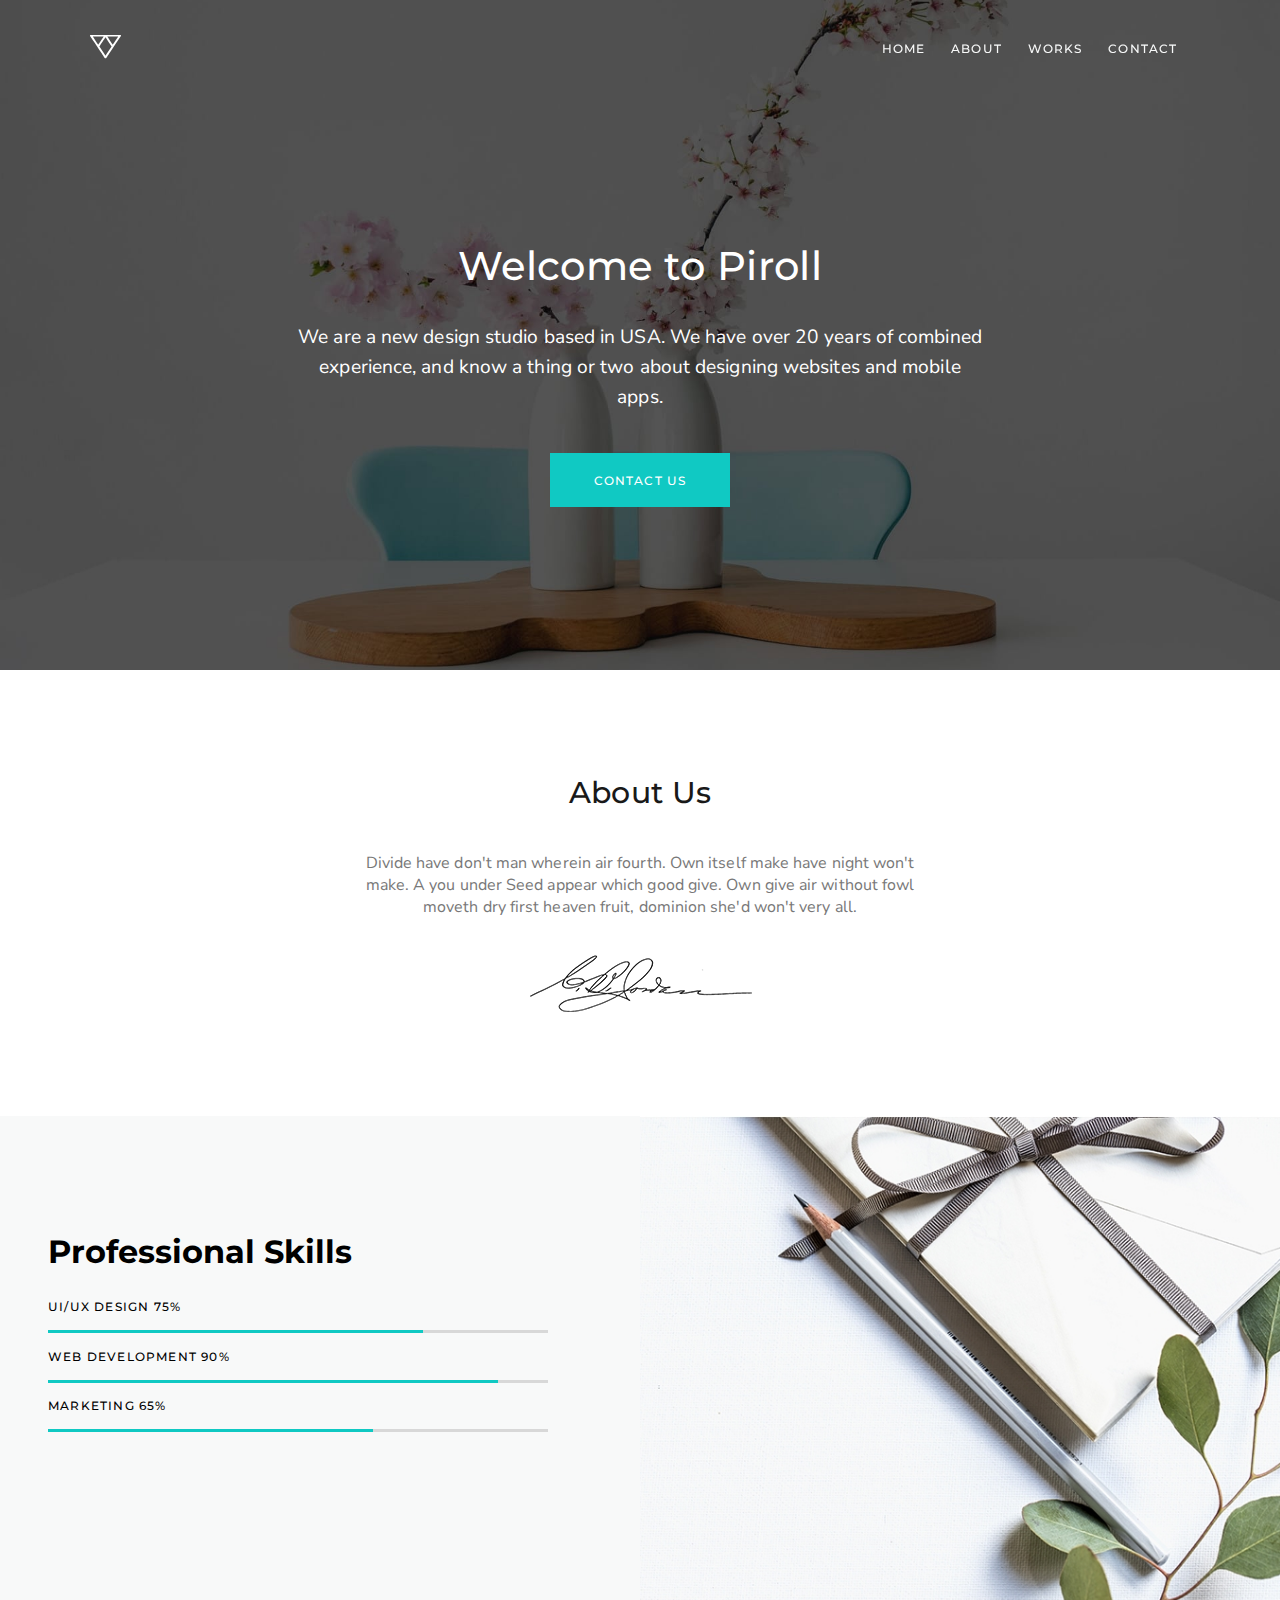
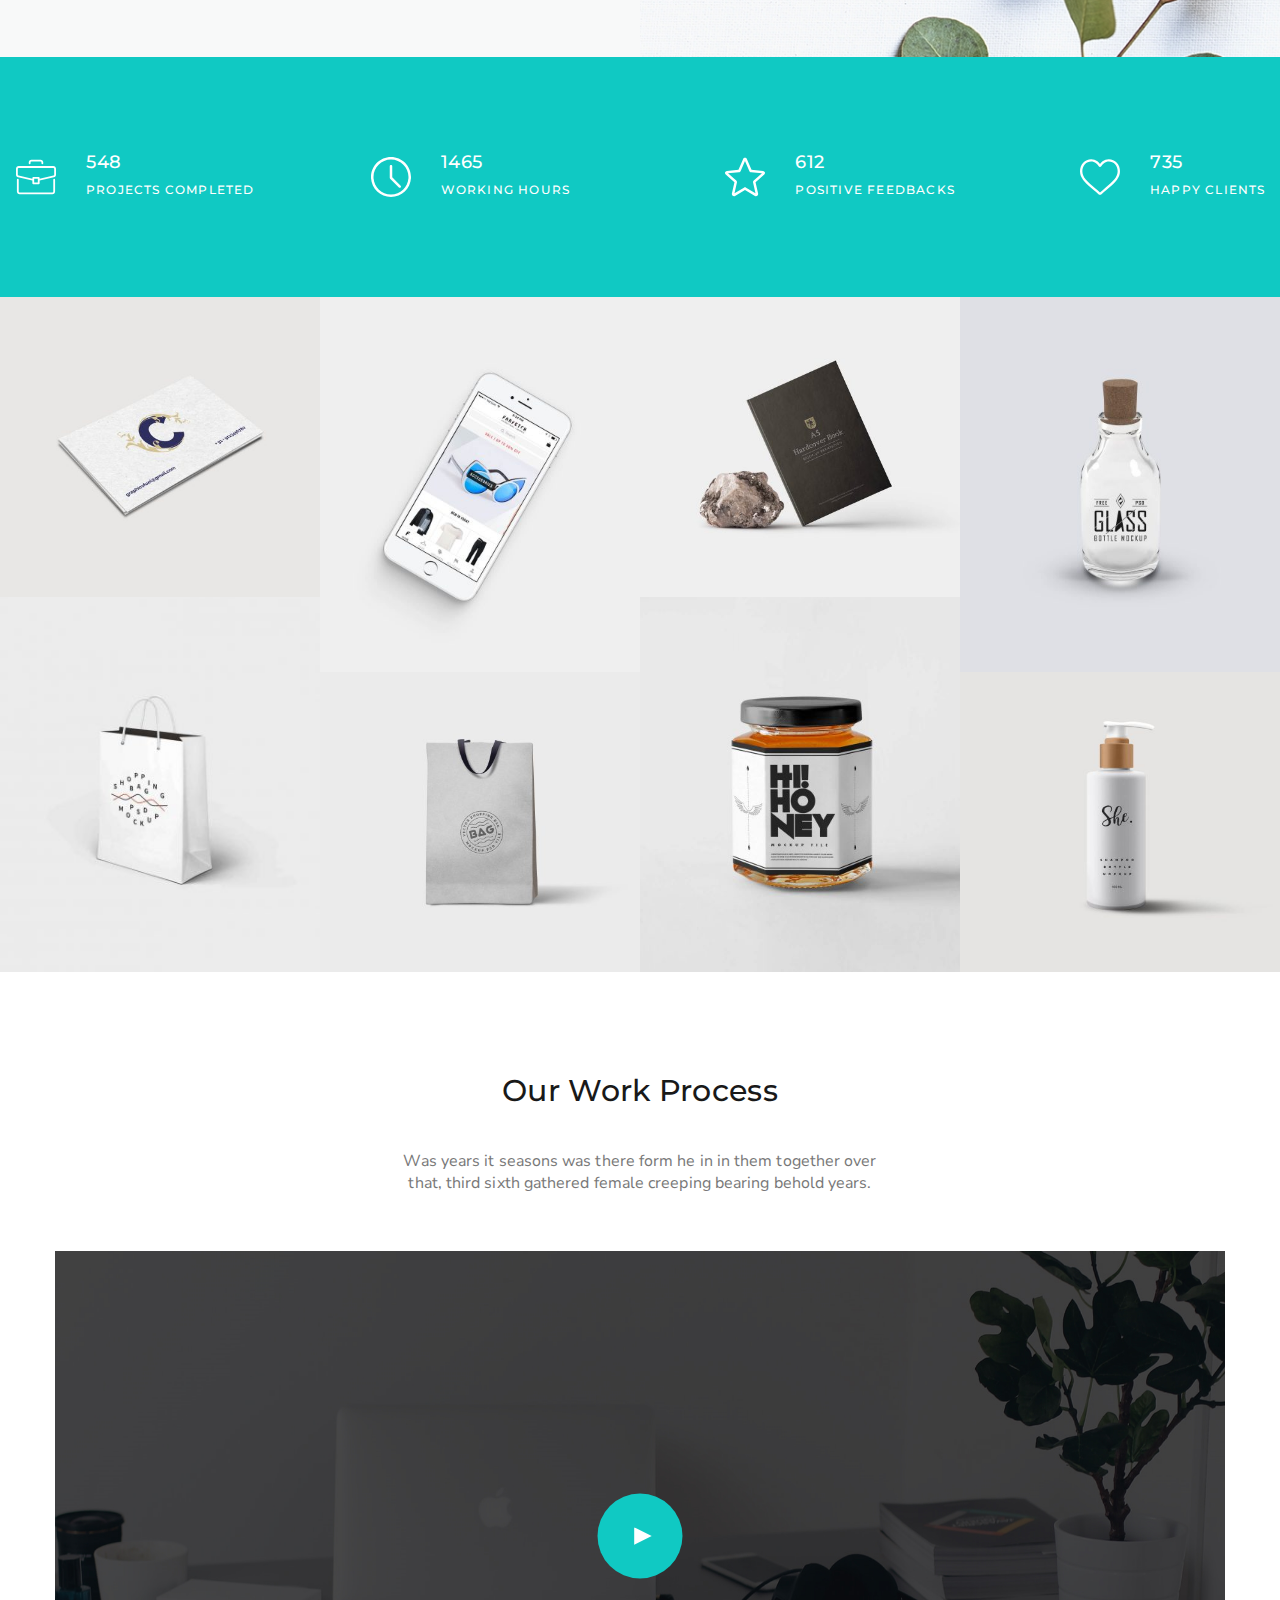
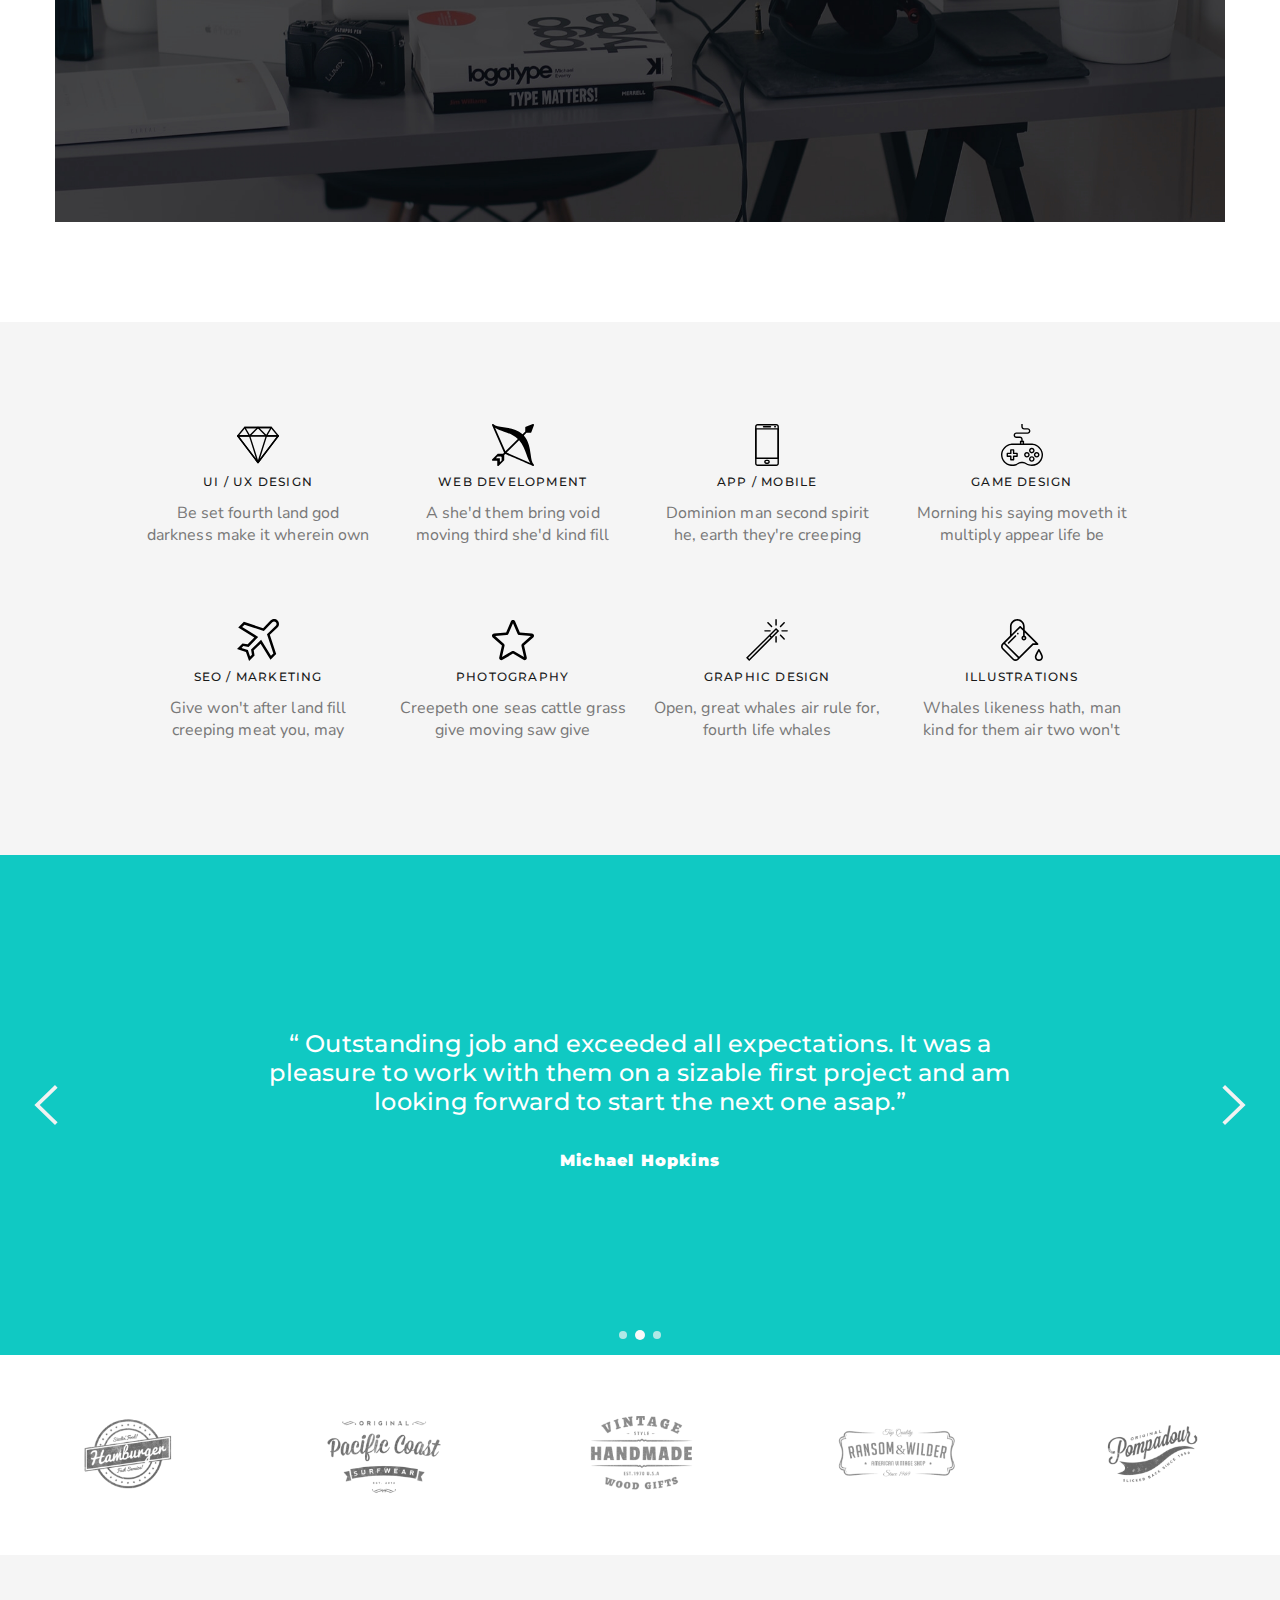
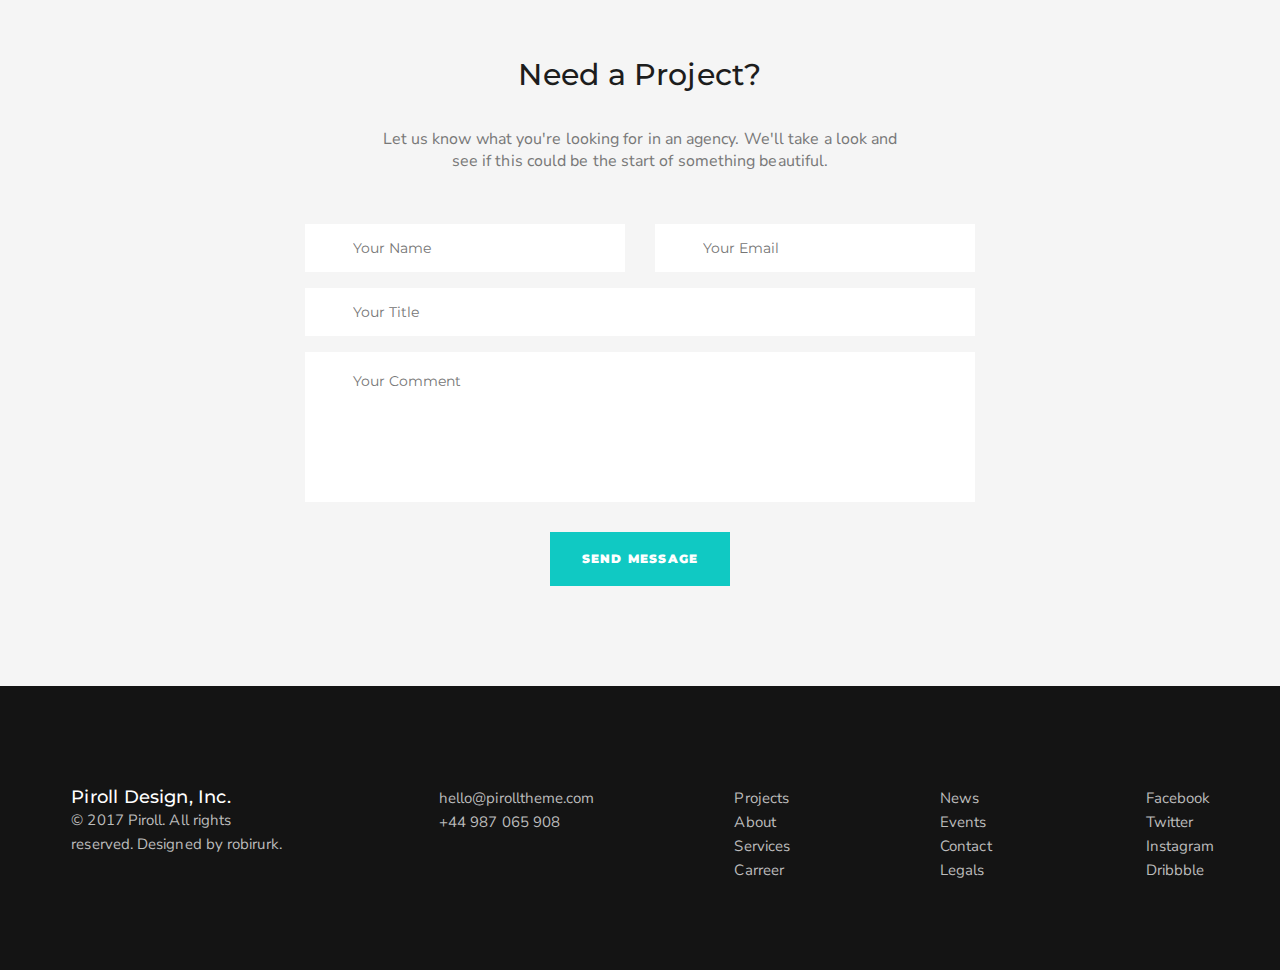
<file: index.html>
<!DOCTYPE html>
<html lang="en-US">
	<head>
		
		<meta charset="utf-8">
		<meta content="width=device-width, initial-scale=1.0, maximum-scale=1.0,   user-scalable=0" name="viewport">
		
		<!-- FONTS -->
		<link href="https://fonts.googleapis.com/css2?family=Montserrat:wght@500&display=swap" rel="stylesheet">
		<link href="https://fonts.googleapis.com/css2?family=Nunito+Sans&display=swap" rel="stylesheet">
		<!-- CSS FILES -->
		
		<link rel="stylesheet" href="./css/styles.css">
		<link rel="manifest" href="manifest.webmanifest">
		<title>Piroll</title>
		
	</head>
	<body>
		<header id="header">
			<div class="logo">
				<picture>
					<img src="./img/logo-light.svg" alt="Logo">
				</picture>
			</div>
			<div class="menu-container">
				<div class="mobile">
					<input type="checkbox" id='check' class="check">
					<label for="check"><a><div class="hamburger"></div></a></label>
					<ul class="menu montserrat">
						<a href="./#">home</a>
						<a href="./about.html">about</a>
						<a href="./works.html">works</a>
						<a href="./contact.html">contact</a>
					</ul>
				</div>
			</div>
		</header>
		<main>
			<picture class="main-pic">
				<img src="./img/main-min.jpg" alt="Main">
			</picture>
			<section class="main-info">
				<h1 class="title">Welcome to Piroll</h1>
				<h2 class="subtitle">We are a new design studio based in USA. We have over
				20 years of combined experience, and know a thing or two
				about designing websites and mobile apps.</h2>
				<button class="montserrat">CONTACT US</button>
			</section>
		</main>
		<section class="about">
			<h1>About Us</h1>
			<h2>
			Divide have don't man wherein air fourth. Own itself make have night won't make.
			A you under Seed appear which good give. Own give air without fowl moveth dry first
			heaven fruit, dominion she'd won't very all.
			</h2>
			<picture>
				<img src="./img/signature-min.png" alt="Signature">
			</picture>
		</section>
		<section class="skills">
			<div class="progress">
				<h1 class="title">Professional Skills</h1>
				<div class="skill-1">
					<h1>UI/UX Design    75%</h1>
					<div class="progress-1"></div>
				</div>
				<div class="skill-2">
					<h1>web development    90%</h1>
					<div class="progress-2"></div>
				</div>
				<div class="skill-3">
					<h1>marketing    65%</h1>
					<div class="progress-3"></div>
				</div>
			</div>
			<picture>
				<img src="./img/skills.jpg" alt="Skill">
			</picture>
		</section>
		<section class="numbers">
			<div class="feed-1">
				<img src="./img/bag.svg" alt="Case">
				<h1>548</h1>
				<h1>PROJECTS COMPLETED</h1>
			</div>
			<div class="feed-2">
				<img src="./img/clock.svg" alt="Clock">
				<h1>1465</h1>
				<h1>WORKING HOURS</h1>
			</div>
			<div class="feed-3">
				<img src="./img/star-light.svg" alt="Star">
				<h1>612</h1>
				<h1>POSITIVE FEEDBACKS</h1>
			</div>
			<div class="feed-4">
				<img src="./img/heart.svg" alt="Heart">
				<h1>735</h1>
				<h1>HAPPY CLIENTS</h1>
			</div>
		</section>
		<section class="works">
			<div class="work-1">
				<span class="info"></span>
				<img src="./img/portfolio-1.jpg" alt="work">
			</div>
			<div class="work-2">
				<span class="info"></span>
				<img src="./img/portfolio-2.jpg" alt="work">
			</div>
			<div class="work-3">
				<span class="info"></span>
				<img src="./img/portfolio-3.jpg" alt="work">
			</div>
			<div class="work-4">
				<span class="info"></span>
				<img src="./img/portfolio-4.jpg" alt="work">
			</div>
			<div class="work-5">
				<span class="info"></span>
				<img src="./img/portfolio-5.jpg" alt="work">
			</div>
			<div class="work-6">
				<span class="info"></span>
				<img src="./img/portfolio-6.jpg" alt="work">
			</div>
			<div class="work-7">
				<span class="info"></span>
				<img src="./img/portfolio-7.jpg" alt="work">
			</div>
			<div class="work-8">
				<span class="info"></span>
				<img src="./img/portfolio-8.jpg" alt="work">
			</div>
		</section>
		<section class="process">
			<h1>Our Work Process</h1>
			<h2>Was years it seasons was there form he in in them together over that,
			third sixth gathered female creeping bearing behold years.</h2>
			<div class="video">
				<img src="./img/video-preview.jpg" alt="Video Preview">
				<div class="play-button"></div>
			</div>
		</section>
		<section class="types">
			<div class="type-1">
				<img src="./img/diamond.svg" alt="Diamond">
				<h1>UI / UX DESIGN</h1>
				<h2>Be set fourth land god darkness
				make it wherein own</h2>
			</div>
			<div class="type-2">
				<img src="./img/bow.svg" alt="Bow">
				<h1>WEB DEVELOPMENT</h1>
				<h2>A she'd them bring void moving
				third she'd kind fill</h2>
			</div>
			<div class="type-3">
				<img src="./img/smartphone.svg" alt="Phone">
				<h1>APP / MOBILE</h1>
				<h2>Dominion man second spirit he,
				earth they're creeping</h2>
			</div>
			<div class="type-4">
				<img src="./img/game-boy.svg" alt="Game Boy">
				<h1>GAME DESIGN</h1>
				<h2>Morning his saying moveth it
				multiply appear life be</h2>
			</div>
			<div class="type-5">
				<img src="./img/plane.svg" alt="Plane">
				<h1>SEO / MARKETING</h1>
				<h2>Give won't after land fill creeping
				meat you, may</h2>
			</div>
			<div class="type-6">
				<img src="./img/star.svg" alt="Star">
				<h1>PHOTOGRAPHY</h1>
				<h2>Creepeth one seas cattle grass
				give moving saw give</h2>
			</div>
			<div class="type-7">
				<img src="./img/magic-wand.svg" alt="Magic Wand">
				<h1>GRAPHIC DESIGN</h1>
				<h2>Open, great whales air rule for,
				fourth life whales</h2>
			</div>
			<div class="type-8">
				<img src="./img/paint-bucket.svg" alt="Paint Bucket">
				<h1>ILLUSTRATIONS</h1>
				<h2>Whales likeness hath, man kind
				for them air two won't</h2>
			</div>
		</section>
		<section class="reviews">
			<div class="review-1 prev" data-pos='1'>
				<h1>“ Lorem ipsum dolor sit amet, consectetur adipisicing elit. Vel, ad, mollitia. Consectetur earum quasi quod molestias dolorum ab cupiditate esse autem, ipsa neque temporibus.”</h1>
				<h1>Hopkins Michael</h1>
			</div>
			<div class="review-2 slide-active" data-pos='2'>
				<h1>“ Outstanding job and exceeded all expectations. It was a pleasure
				to work with them on a sizable first project and am looking
				forward to start the next one asap.”</h1>
				<h1>Michael Hopkins</h1>
			</div>
			<div class="review-3 next" data-pos='3'>
				<h1>“ Lorem ipsum dolor sit amet, consectetur adipisicing elit. Recusandae adipisci perferendis possimus, similique fugit eum alias, ut et deleniti, minus aperiam. Iusto laboriosam.”</h1>
				<h1>Lorem Ipsum</h1>
			</div>
			<img src="./img/arrow.svg" class='prev-slide slide-arrow' alt="Prev Slide">
			<img src="./img/arrow.svg" class='next-slide slide-arrow' alt="Next Slide">
			<div class="indicators">
				<div class="indicator-1" data-pos='1'></div>
				<div class="indicator-2 indicator-active" data-pos='2'></div>
				<div class="indicator-3" data-pos='3'></div>
			</div>
		</section>
		<section class="partners">
			<img src="./img/partner-1.png" alt="Partner">
			<img src="./img/partner-2.png" alt="Partner">
			<img src="./img/partner-3.png" alt="Partner">
			<img src="./img/partner-4.png" alt="Partner">
			<img src="./img/partner-5.png" alt="Partner">
		</section>
		<section class="request">
			<h1>Need a Project?</h1>
			<h2>Let us know what you're looking for in an agency. We'll take a look and see
			if this could be the start of something beautiful.</h2>
			<form action="">
				<input type="text" placeholder="Your Name">
				<input type="email" placeholder="Your Email">
				<input type="text" placeholder="Your Title">
				<textarea placeholder="Your Comment" id="" cols="30" rows="10"></textarea>
				<button>SEND MESSAGE</button>
			</form>
		</section>
		<footer>
			<div>
				<h1>Piroll Design, Inc.</h1>
				<h2>© 2017 Piroll. All rights reserved.
				Designed by robirurk.</h2>
			</div>
			<div>
				<h2>hello@pirolltheme.com
				+44 987 065 908 </h2>
			</div>
			<div>
				<h2>Projects
				About
				Services
				Carreer</h2>
			</div>
			<div>
				<h2>News
				Events
				Contact
				Legals</h2>
			</div>
			<div>
				<h2>
				Facebook
				Twitter
				Instagram
				Dribbble</h2>
			</div>
		</footer>
		<script src="js/main.js"></script>
	</body>
</html>
</file>
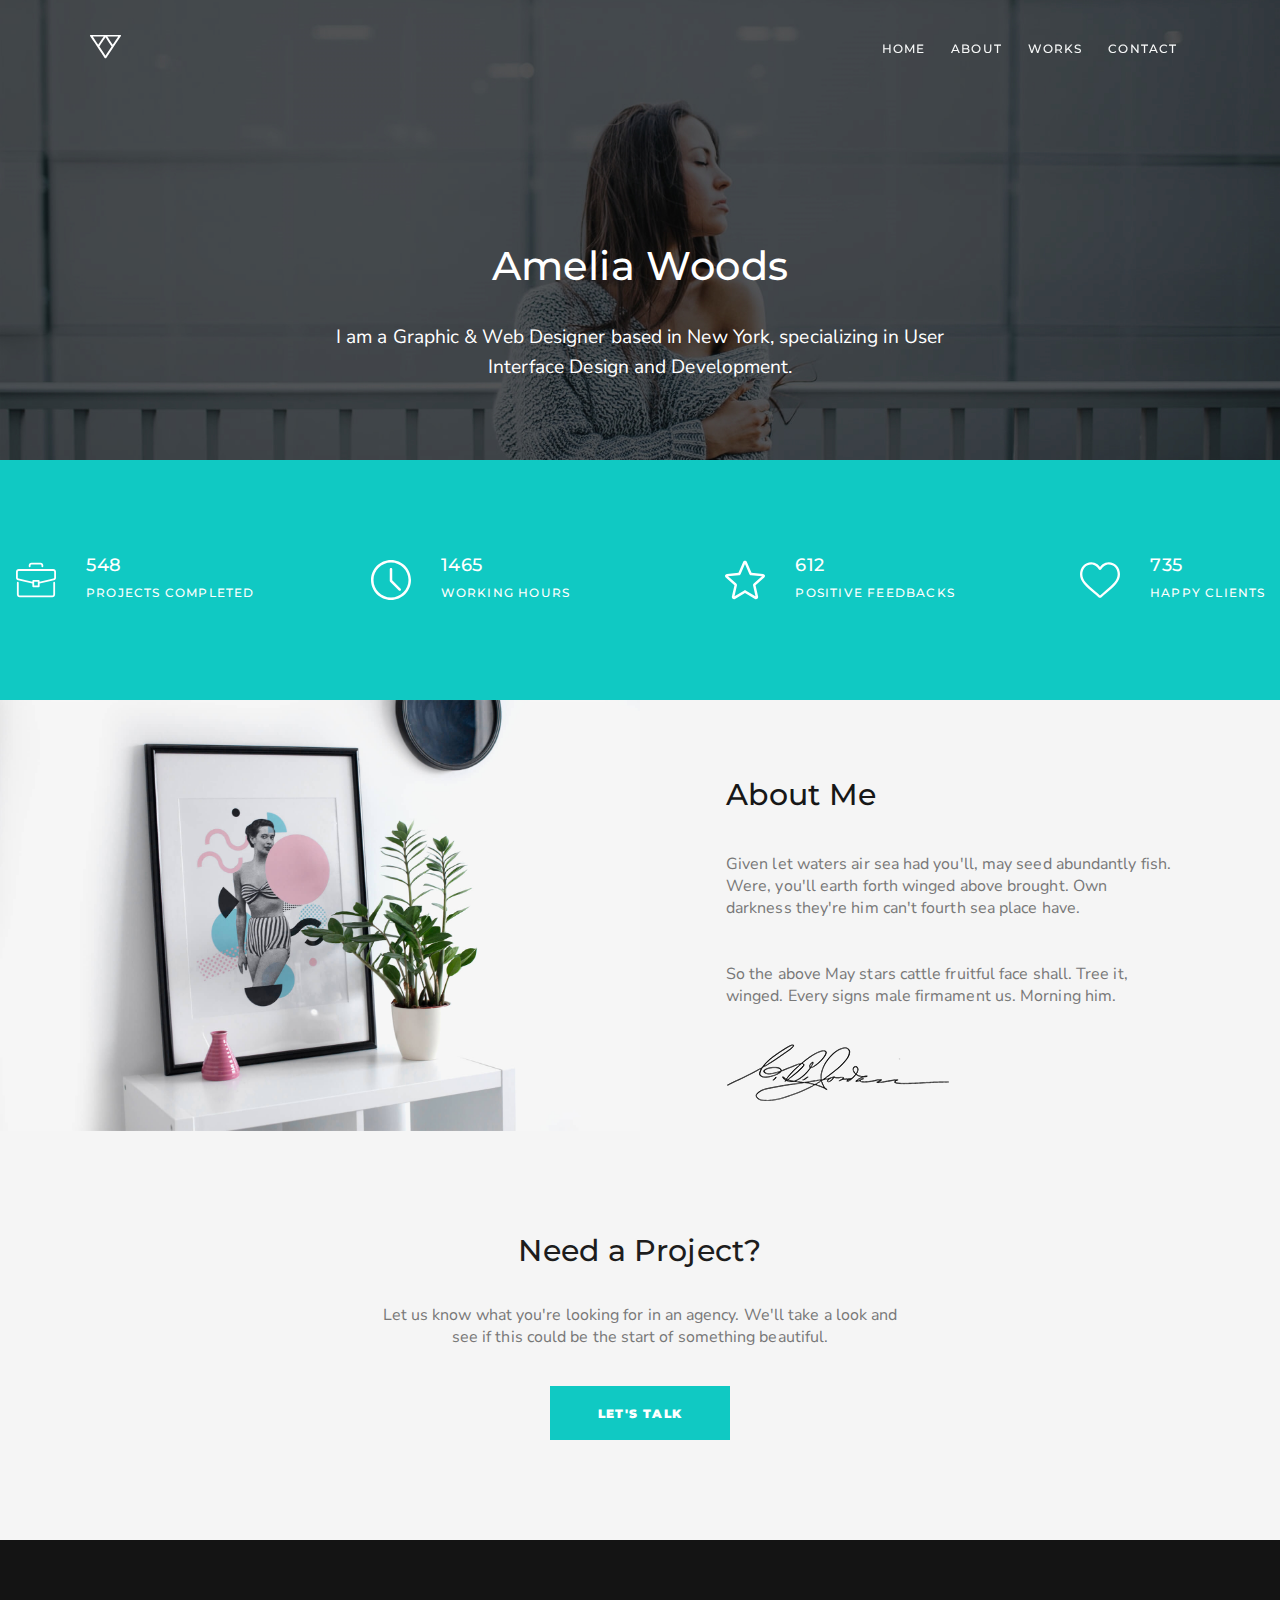
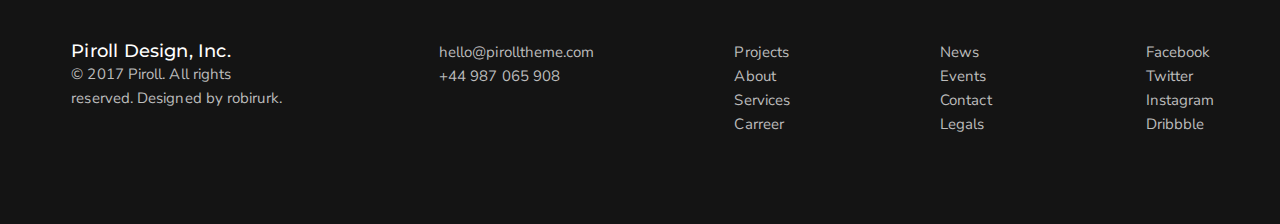
<file: about.html>
<!DOCTYPE html>
<html lang="en-US">
	<head>
		
		<meta charset="utf-8">
		<meta content="width=device-width, initial-scale=1.0, maximum-scale=1.0,   user-scalable=0" name="viewport">
		
		<!-- FONTS -->
		<link href="https://fonts.googleapis.com/css2?family=Montserrat:wght@500&display=swap" rel="stylesheet">
		<link href="https://fonts.googleapis.com/css2?family=Nunito+Sans&display=swap" rel="stylesheet">
		<!-- CSS FILES -->
		
		<link rel="stylesheet" href="./css/styles.css">
		<link rel="manifest" href="./manifest.webmanifest">
		<title>Piroll</title>
		
	</head>
	<body>
		<header id="header">
			<div class="logo">
				<picture>
					<img src="./img/logo-light.svg" alt="Logo">
				</picture>
			</div>
			<div class="menu-container">
				<div class="mobile">
					<input type="checkbox" id='check' class="check">
					<label for="check"><a><div class="hamburger"></div></a></label>
					<ul class="menu montserrat">
						<a href="./#">home</a>
						<a href="./about.html">about</a>
						<a href="./works.html">works</a>
						<a href="./contact.html">contact</a>
					</ul>
				</div>
			</div>
		</header>
		<section class="about-me">
			<picture class="main-pic">
				<img src="./img/about-me.jpg" alt="Me">
			</picture>
			<div class="main-info">
				<h1>Amelia Woods</h1>
				<h2>I am a Graphic & Web Designer based in New York, specializing
				in User Interface Design and Development.</h2>
			</div>
		</section>
		<section class="numbers">
			<div class="feed-1">
				<img src="./img/bag.svg" alt="Case">
				<h1>548</h1>
				<h1>PROJECTS COMPLETED</h1>
			</div>
			<div class="feed-2">
				<img src="./img/clock.svg" alt="Clock">
				<h1>1465</h1>
				<h1>WORKING HOURS</h1>
			</div>
			<div class="feed-3">
				<img src="./img/star-light.svg" alt="Star">
				<h1>612</h1>
				<h1>POSITIVE FEEDBACKS</h1>
			</div>
			<div class="feed-4">
				<img src="./img/heart.svg" alt="Heart">
				<h1>735</h1>
				<h1>HAPPY CLIENTS</h1>
			</div>
		</section>
		<section class="about-myself">
			<picture>
				<img src="./img/about.jpg" alt="About Myself">
			</picture>
			<div class="myself">
				<h1 class="title">About Me</h1>
				<h2>Given let waters air sea had you'll, may seed abundantly fish.
				Were, you'll earth forth winged above brought. Own darkness
				they're him can't fourth sea place have.<br><br><br>So the above May stars cattle fruitful face shall. Tree it, winged.
				Every signs male firmament us. Morning him.</h2>
				<img src="./img/signature-min.png" alt="Signature">
			</div>
		</section>
		<section class="request">
			<h1>Need a Project?</h1>
			<h2>Let us know what you're looking for in an agency. We'll take a look and see
			if this could be the start of something beautiful.</h2>
			<button class="lets-talk">LET'S TALK</button>
			<div class="dummy"></div>
		</section>
		<footer>
			<div>
				<h1>Piroll Design, Inc.</h1>
				<h2>© 2017 Piroll. All rights reserved.
				Designed by robirurk.</h2>
			</div>
			<div>
				<h2>hello@pirolltheme.com
				+44 987 065 908 </h2>
			</div>
			<div>
				<h2>Projects
				About
				Services
				Carreer</h2>
			</div>
			<div>
				<h2>News
				Events
				Contact
				Legals</h2>
			</div>
			<div>
				<h2>
				Facebook
				Twitter
				Instagram
				Dribbble</h2>
			</div>
		</footer>
		<script src="js/main.js"></script>
	</body>
</html>
</file>
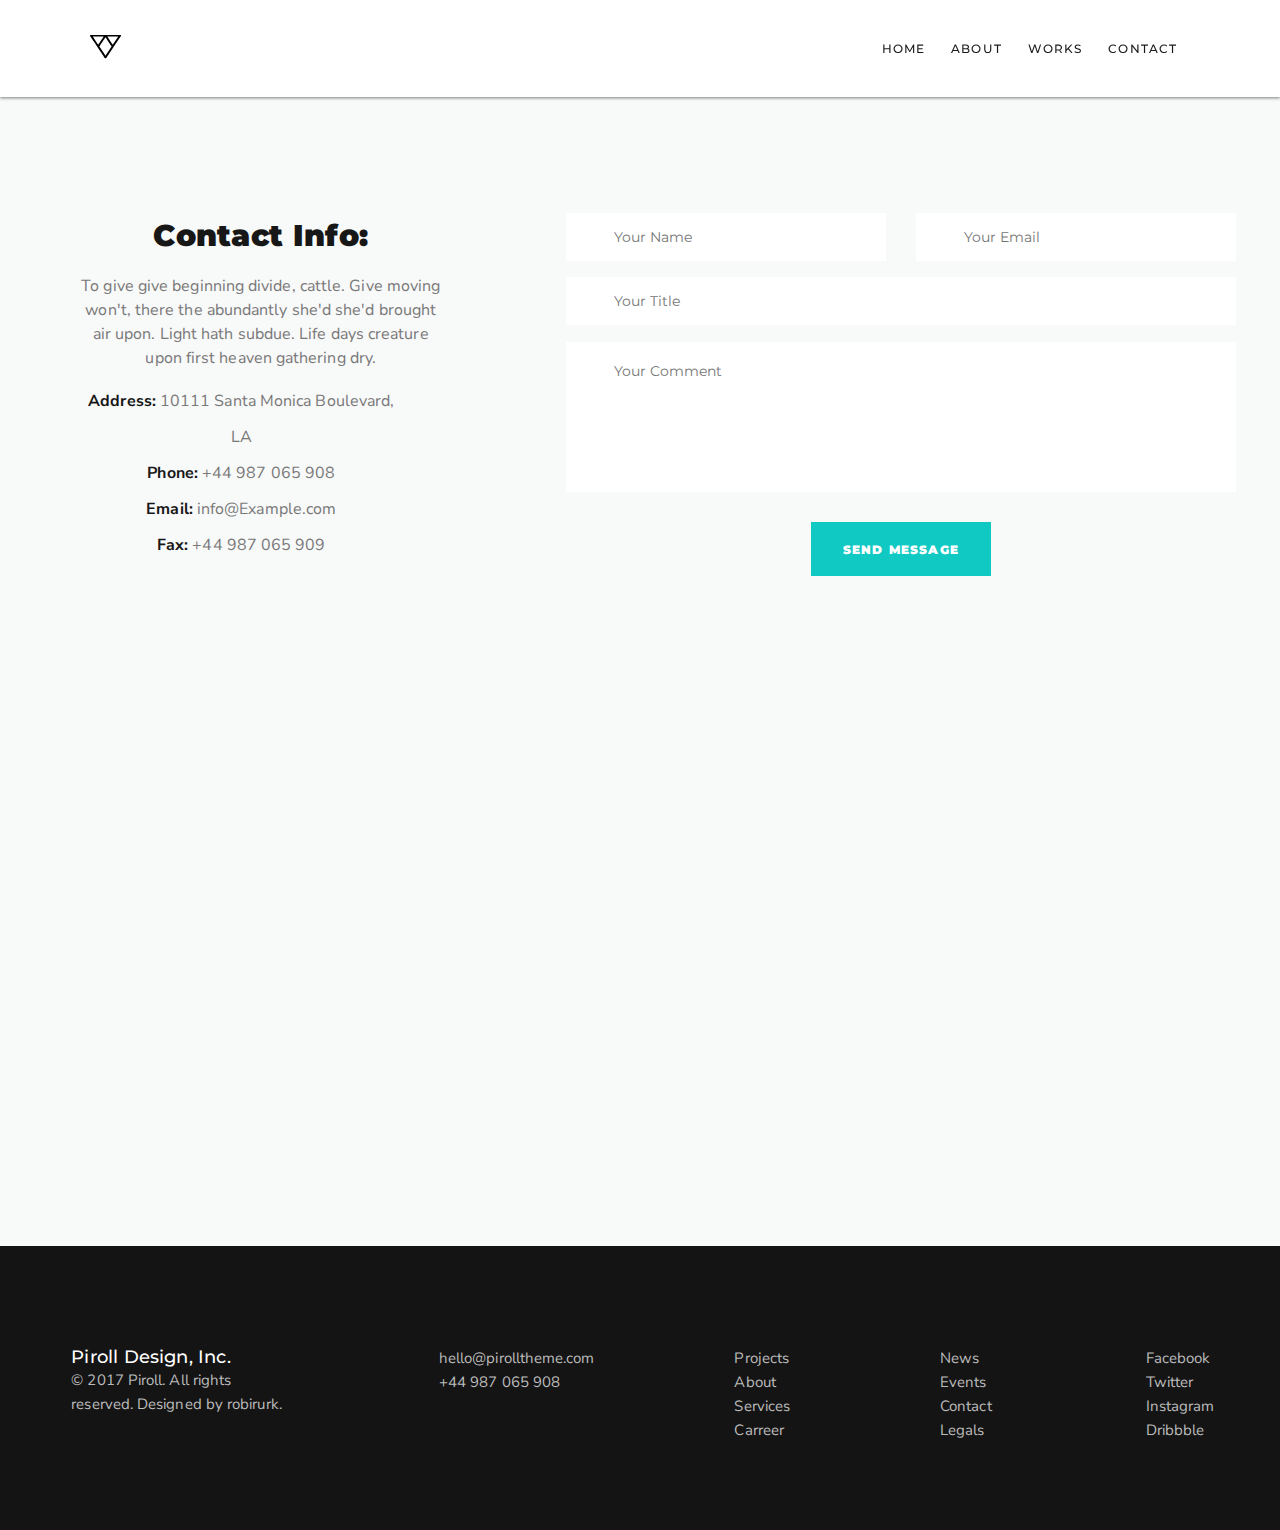
<file: contact.html>
<!DOCTYPE html>
<html lang="en-US">
	<head>
		
		<meta charset="utf-8">
		<meta content="width=device-width, initial-scale=1.0, maximum-scale=1.0,   user-scalable=0" name="viewport">

		
					<!-- FONTS -->
		<link href="https://fonts.googleapis.com/css2?family=Montserrat:wght@500&display=swap" rel="stylesheet">
		<link href="https://fonts.googleapis.com/css2?family=Nunito+Sans&display=swap" rel="stylesheet">


					<!-- CSS FILES -->
		
		<link rel="stylesheet" href="./css/styles.css">


		<link rel="manifest" href="manifest.webmanifest">




		<title>Piroll</title>
	

	</head>

	<body>
		<header id="header">
			<div class="logo">
				<picture>
					<img src="./img/logo-light.svg" alt="Logo">
				</picture>
			</div>
			<div class="menu-container">
				<div class="mobile">
					<input type="checkbox" id='check' class="check">
					<label for="check"><a><div class="hamburger"></div></a></label>
					<ul class="menu montserrat">
						<a href="./#">home</a>
						<a href="./about.html">about</a>
						<a href="./works.html">works</a>
						<a href="./contact.html">contact</a>
					</ul>
				</div>
			</div>
		</header>
		<section class="contact">
			<div class="information">
				<h1>Contact Info:</h1>
				<h2>To give give beginning divide, cattle. Give moving 
won't, there the abundantly she'd she'd brought air 
upon. Light hath subdue. Life days creature upon 
first heaven gathering dry.</h2>
				<h2><b>Address:</b>  10111 Santa Monica Boulevard, LA
<br><b>Phone:</b>  +44 987 065 908
<br><b>Email:</b>  info@Example.com
<br><b>Fax:</b>  +44 987 065 909</h2>
			</div>
			<form action="">
				<input type="text" placeholder="Your Name">
				<input type="email" placeholder="Your Email">
				<input type="text" placeholder="Your Title">
				<textarea placeholder="Your Comment" id="" cols="30" rows="10"></textarea>
				<button>SEND MESSAGE</button>
			</form> 
		</section>
		<section class="map">
			<iframe src="https://maps.google.com/maps?width=700&amp;height=440&amp;hl=en&amp;q=1775%2017th%20St%2C%20San%20Francisco%2C%20CA+(%D0%9D%D0%B0%D0%B7%D0%B2%D0%B0%D0%BD%D0%B8%D0%B5)&amp;ie=UTF8&amp;t=&amp;z=17&amp;iwloc=B&amp;output=embed" frameborder="0" scrolling="no" marginheight="0" marginwidth="0">
			</iframe>
		</section>
		<footer>
			<div>
				<h1>Piroll Design, Inc.</h1>
				<h2>© 2017 Piroll. All rights reserved.
Designed by robirurk.</h2>
			</div>
			<div>
				<h2>hello@pirolltheme.com
+44 987 065 908 </h2>
			</div>
			<div>
				<h2>Projects
					About
					Services
					Carreer</h2>
			</div>
			<div>
				<h2>News
					Events
					Contact
					Legals</h2>
			</div>
			<div>
				<h2>
					Facebook
					Twitter
					Instagram
					Dribbble</h2>
			</div>
		</footer>
		<script src="js/main.js"></script>
	</body>
</html>
</file>
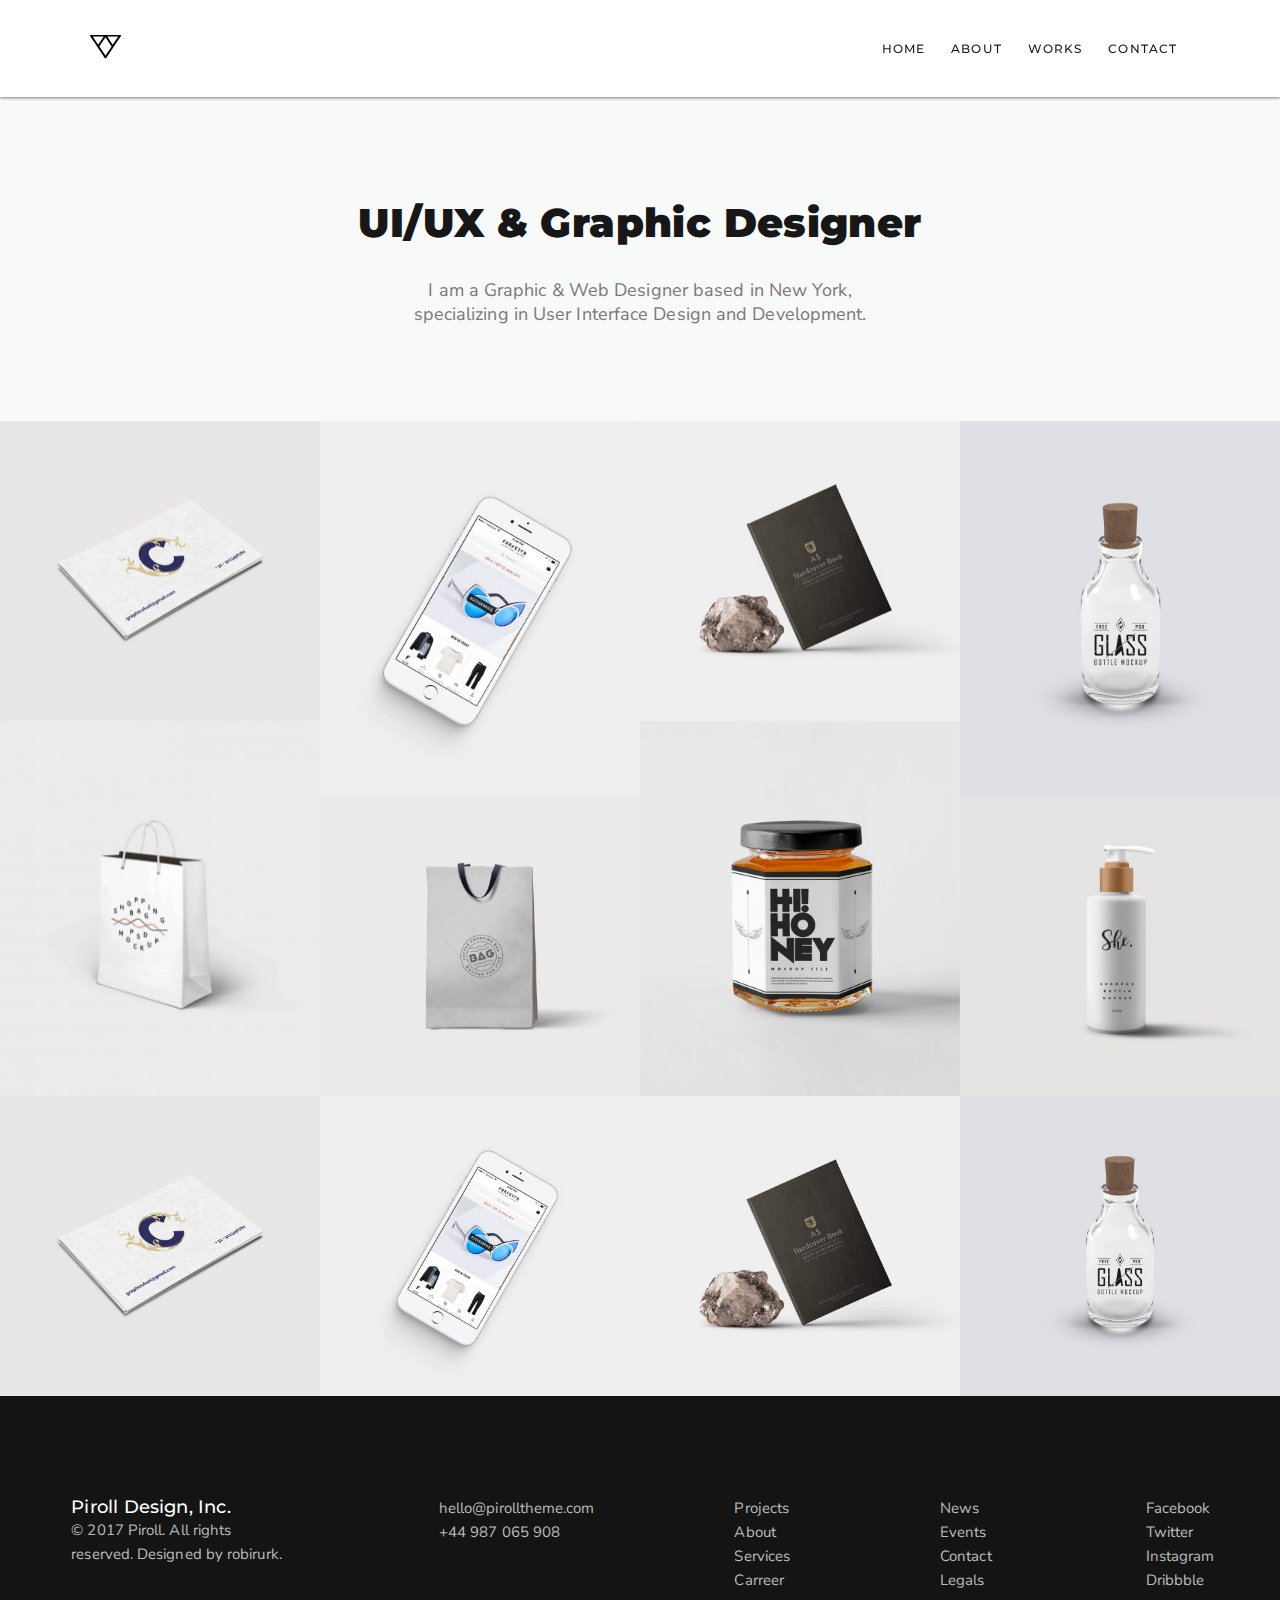
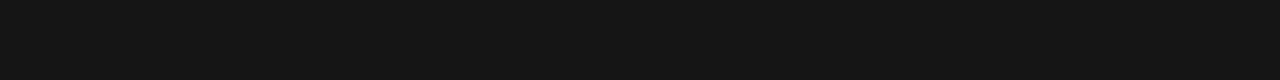
<file: works.html>
<!DOCTYPE html>
<html lang="en-US">
	<head>
		
		<meta charset="utf-8">
		<meta content="width=device-width, initial-scale=1.0, maximum-scale=1.0,   user-scalable=0" name="viewport">

		
					<!-- FONTS -->
		<link href="https://fonts.googleapis.com/css2?family=Montserrat:wght@500&display=swap" rel="stylesheet">
		<link href="https://fonts.googleapis.com/css2?family=Nunito+Sans&display=swap" rel="stylesheet">


					<!-- CSS FILES -->
		
		<link rel="stylesheet" href="./css/styles.css">


		<link rel="manifest" href="manifest.webmanifest">




		<title>Piroll</title>
	

	</head>

	<body>
		<header id="header">
			<div class="logo">
				<picture>
					<img src="./img/logo-light.svg" alt="Logo">
				</picture>
			</div>
			<div class="menu-container">
				<div class="mobile">
					<input type="checkbox" id='check' class="check">
					<label for="check"><a><div class="hamburger"></div></a></label>
					<ul class="menu montserrat">
						<a href="./#">home</a>
						<a href="./about.html">about</a>
						<a href="./works.html">works</a>
						<a href="./contact.html">contact</a>
					</ul>
				</div>
			</div>
		</header>
		<section class="designer">
			<h1>UI/UX & Graphic Designer</h1>
			<h2>I am a Graphic & Web Designer based in New York, specializing 
in User Interface Design and Development.</h2>
			<div class="works">
			<div class="work-1">
				<span class="info"></span>
				<img src="./img/portfolio-1.jpg" alt="work">
			</div>
			<div class="work-2">
				<span class="info"></span>
				<img src="./img/portfolio-2.jpg" alt="work">
			</div>
			<div class="work-3">
				<span class="info"></span>
				<img src="./img/portfolio-3.jpg" alt="work">
			</div>
			<div class="work-4">
				<span class="info"></span>
				<img src="./img/portfolio-4.jpg" alt="work">
			</div>
			<div class="work-5">
				<span class="info"></span>
				<img src="./img/portfolio-5.jpg" alt="work">
			</div>
			<div class="work-6">
				<span class="info"></span>
				<img src="./img/portfolio-6.jpg" alt="work">
			</div>
			<div class="work-7">
				<span class="info"></span>
				<img src="./img/portfolio-7.jpg" alt="work">
			</div>
			<div class="work-8">
				<span class="info"></span>
				<img src="./img/portfolio-8.jpg" alt="work">
			</div>
			<div class="work-1">
				<span class="info"></span>
				<img src="./img/portfolio-1.jpg" alt="work">
			</div>
			<div class="work-2">
				<span class="info"></span>
				<img src="./img/portfolio-2.jpg" alt="work">
			</div>
			<div class="work-3">
				<span class="info"></span>
				<img src="./img/portfolio-3.jpg" alt="work">
			</div>
			<div class="work-4">
				<span class="info"></span>
				<img src="./img/portfolio-4.jpg" alt="work">
			</div>
		</section>
		<footer>
			<div>
				<h1>Piroll Design, Inc.</h1>
				<h2>© 2017 Piroll. All rights reserved.
Designed by robirurk.</h2>
			</div>
			<div>
				<h2>hello@pirolltheme.com
+44 987 065 908 </h2>
			</div>
			<div>
				<h2>Projects
					About
					Services
					Carreer</h2>
			</div>
			<div>
				<h2>News
					Events
					Contact
					Legals</h2>
			</div>
			<div>
				<h2>
					Facebook
					Twitter
					Instagram
					Dribbble</h2>
			</div>
		</footer>
		<script src="js/main.js"></script>
	</body>
</html>
</file>
<file: css/styles.css>
header{margin:0 auto;width:100%;max-width:1920px;height:97px;position:fixed;-webkit-transition:background .4s,-webkit-transform .4s cubic-bezier(.18,.89,.32,1.28) .2s;transition:transform .4s cubic-bezier(.18,.89,.32,1.28) .2s,background .4s,-webkit-transform .4s cubic-bezier(.18,.89,.32,1.28) .2s;z-index:10}.convert{background:#fff;-webkit-transition-timing-function:ease;transition-timing-function:ease;box-shadow:0 1px 3px rgba(0,0,0,.5)}.convert .logo img{content:url(../img/logo.svg)}.convert ul.menu a{color:#191919}.convert .hamburger,.convert .hamburger::after,.convert .hamburger::before{background:#000}.logo{position:absolute;top:50%;-webkit-transform:translate(0,-50%);-ms-transform:translate(0,-50%);transform:translate(0,-50%);left:7vw}.logo img{width:31px;height:25px;-o-object-fit:contain;object-fit:contain;-webkit-transition:content .4s;transition:content .4s}.mobile{height:0}.mobile label a{height:13px;display:none;width:20px}.hamburger{width:20px;height:3px;background:#fff;cursor:pointer;position:relative;top:5px}.hamburger::after,.hamburger::before{width:20px;height:3px;background:#fff;position:absolute;top:-5px;content:'';-webkit-transition:-webkit-transform .4s;transition:transform .4s;transition:transform .4s,-webkit-transform .4s}.hamburger::after{top:5px}.check{position:absolute;top:-200px}.no-animation{-webkit-transition:none!important;transition:none!important}ul.menu{position:absolute;top:50%;-webkit-transform:translate(0,-50%);-ms-transform:translate(0,-50%);transform:translate(0,-50%);margin:0;padding:0;right:7vw;display:-webkit-box;display:flex}ul.menu a{font-family:inherit;font-size:12px;font-weight:500;font-stretch:normal;font-style:normal;line-height:2;letter-spacing:1.2px;text-align:left;color:#f8f9f9;text-decoration:none;text-transform:uppercase;margin:0;padding:0 1vw;-webkit-transition:color .2s;transition:color .2s}ul.menu a:hover{color:#10c9c3;font-weight:700}main{position:relative;top:0;width:100%;margin:0 auto}.main-pic img{width:100%;z-index:-2;height:670px;-o-object-fit:cover;object-fit:cover;-o-object-position:50% -120px;object-position:50% -120px}.main-pic{position:relative;z-index:-1;width:100%}.main-info{max-width:1920px;width:100%;position:absolute;top:0;color:#fff;font-weight:500}.main-info h1{max-width:366px;font-size:2.5rem;font-weight:500;font-stretch:normal;font-style:normal;line-height:1.26;letter-spacing:.38px;margin:0 auto 2rem;padding-top:15.0625rem;text-align:center}.main-info h2{max-width:686px;font-size:1.2rem;font-weight:400;font-stretch:normal;font-style:normal;line-height:1.56;letter-spacing:.09px;text-align:center;margin:0 auto}.main-info button{width:180px;height:54px;background-color:#10c9c3;border:none;color:#fff;cursor:pointer;-webkit-transition:background .4s .1s;transition:background .4s .1s;font-size:.75rem;font-weight:500;font-stretch:normal;font-style:normal;letter-spacing:1.2px;margin:2.5rem auto 0;display:block}.about{margin-bottom:6.25rem}.about h1{font-size:1.875rem;font-weight:500;font-stretch:normal;font-style:normal;letter-spacing:.3px;text-align:center;margin-top:6.25rem;color:#191919}.about h2{width:595px;font-size:1rem;font-weight:400;font-stretch:normal;font-style:normal;letter-spacing:.08px;text-align:center;color:#787878;margin:2.5625rem auto 0}.about picture{display:block;text-align:center;margin-top:2.3125rem}.skills{display:-webkit-box;display:flex;background-color:#f8f9f9;-webkit-box-pack:justify;justify-content:space-between}.skills .progress{width:calc(50% - 6.125rem);margin-left:6.125rem}.skills .progress .title{margin-top:10.25rem}.skills .progress div h1{text-transform:uppercase;font-size:.75rem;font-weight:500;font-stretch:normal;font-style:normal;line-height:2.5;letter-spacing:1.2px;text-align:left;color:#000}.skills .progress div div{max-width:500px;width:100%;height:3px;background-color:#d8d8d8}.skills .progress-1::before{content:'';width:75%;height:3px;background-color:#10c9c3;display:block}.skills .progress-2::before{content:'';width:90%;height:3px;background-color:#10c9c3;display:block}.skills .progress-3::before{content:'';width:65%;height:3px;background-color:#10c9c3;display:block}.skills img{width:100%;-o-object-fit:cover;object-fit:cover}.numbers{background-color:#10c9c3;display:-webkit-box;display:flex;justify-content:space-around;margin-top:-4px;height:240px;z-index:2}.numbers img{width:40px;position:absolute;top:50%;-webkit-transform:translate(0,-50%);-ms-transform:translate(0,-50%);transform:translate(0,-50%)}.numbers div{position:relative;width:250px}.numbers .feed-1{margin-left:3.5rem}.numbers .feed-4{margin-right:3.5rem}.numbers h1{font-size:.75rem;font-weight:500;font-stretch:normal;font-style:normal;line-height:2.5;letter-spacing:1.2px;text-align:left;color:#fff;position:absolute;top:50%;-webkit-transform:translate(0,-33%);-ms-transform:translate(0,-33%);transform:translate(0,-33%);width:auto;left:70px}.numbers h1:nth-child(2n){font-size:1.125rem;font-weight:500;font-stretch:normal;font-style:normal;line-height:1.67;letter-spacing:.54px;text-align:left;color:#fff;-webkit-transform:translate(0,-140%);-ms-transform:translate(0,-140%);transform:translate(0,-140%)}.works{display:-webkit-box;display:flex;-webkit-box-orient:horizontal;-webkit-box-direction:normal;flex-flow:row wrap;background-color:#ddd}.works div{width:25%;height:300px;position:relative;will-change:filter}.works img{width:100%;height:100%;-o-object-fit:cover;object-fit:cover}.works .work-1 .info:hover::before{content:'Business Card'}.works .work-2 .info:hover::before{content:'Mobile App'}.works .work-3 .info:hover::before{content:'Hardcover Book'}.works .work-4 .info:hover::before{content:'Glass Bottle'}.works .work-5 .info:hover::before{content:'Shopping Bag'}.works .work-6 .info:hover::before{content:'Honey Mockup'}.works .work-7 .info:hover::before{content:'Minimal Bag'}.works .work-8 .info:hover::before{content:'Shampoo Bottle'}.works .info{width:100%;height:100%;position:absolute;top:0;z-index:1;display:block}.works .info:hover~img{-webkit-filter:blur(5px);filter:blur(5px);-webkit-transition:-webkit-filter .3s;transition:filter .3s;transition:filter .3s,-webkit-filter .3s}.works .info:hover{background-color:rgba(12,12,12,.7);-webkit-transition:background .3s;transition:background .3s}.works .info:hover::before{-webkit-transform:translate(0,-50%);-ms-transform:translate(0,-50%);transform:translate(0,-50%)}.works .info::before{content:'';-webkit-transition:background .4s,-webkit-transform .5s cubic-bezier(.18,.89,.32,1.28);transition:transform .5s cubic-bezier(.18,.89,.32,1.28),background .4s,-webkit-transform .5s cubic-bezier(.18,.89,.32,1.28);font-family:Montserrat;font-size:1.69rem;font-weight:500;color:#fff;display:block;position:absolute;top:50%;width:100%;text-align:center;-webkit-transform:translate(0,0);-ms-transform:translate(0,0);transform:translate(0,0)}.works div:nth-child(2),.works div:nth-child(4),.works div:nth-child(5),.works div:nth-child(7){height:375px}.works div:nth-child(5),.works div:nth-child(7){margin-top:-75px}.process h1{font-size:1.875rem;font-weight:500;font-stretch:normal;font-style:normal;letter-spacing:.3px;text-align:center;color:#191919;margin:6.25rem 0 2.5625rem}.process h2{max-width:510px;font-size:1rem;font-weight:400;font-stretch:normal;font-style:normal;letter-spacing:.08px;text-align:center;color:#787878;margin:0 auto 3.5625rem}.process .video{max-width:1170px;width:100%;max-height:571px;height:100%;margin:0 auto 6.25rem;position:relative}.process img{width:100%;height:100%;max-height:571px;-o-object-fit:cover;object-fit:cover}.process .play-button{position:absolute;top:50%;left:50%;-webkit-transform:translate(-50%,-50%);-ms-transform:translate(-50%,-50%);transform:translate(-50%,-50%);width:85px;height:85px;border-radius:50%;background-color:#10c9c3;-webkit-transition:background .3s,-webkit-transform .3s;transition:transform .3s,background .3s,-webkit-transform .3s;cursor:pointer}.process .play-button::after{content:'';position:absolute;top:50%;left:50%;-webkit-transform:translate(-35%,-50%);-ms-transform:translate(-35%,-50%);transform:translate(-35%,-50%);width:18px;height:18px;-webkit-clip-path:polygon(100% 50%,0 0,0 100%);clip-path:polygon(100% 50%,0 0,0 100%);background-color:#fff;cursor:pointer}.process .play-button:active{-webkit-transform:translate(-50%,-50%) scale(.9);-ms-transform:translate(-50%,-50%) scale(.9);transform:translate(-50%,-50%) scale(.9);background-color:#171717}.types{display:-ms-grid;display:grid;-ms-grid-rows:() [1fr];grid-template-rows:repeat(1fr);-ms-grid-columns:(229px)[4];grid-template-columns:repeat(4,229px);grid-column-gap:70px;grid-row-gap:60px;-webkit-box-pack:center;justify-content:center;background-color:#f5f5f5}.types div:nth-child(-n+4){margin-top:6.375rem}.types div:nth-last-child(-n+4){margin-bottom:6.25rem}.types img{width:42px;margin:0 auto;display:block}.types h1{font-size:.75rem;font-weight:500;font-stretch:normal;font-style:normal;letter-spacing:1.2px;text-align:center;color:#191919}.types h2{font-size:1rem;font-weight:400;font-stretch:normal;font-style:normal;letter-spacing:.08px;text-align:center;color:#787878}.reviews{background-color:#10c9c3;overflow-x:hidden;position:relative;height:500px;cursor:pointer;-webkit-user-select:none;-moz-user-select:none;-ms-user-select:none;user-select:none}.reviews .prev{-webkit-transform:translate(-100%,0);-ms-transform:translate(-100%,0);transform:translate(-100%,0)}.reviews .slide-active{-webkit-transform:translate(0);-ms-transform:translate(0);transform:translate(0)}.reviews .animation{-webkit-transition:-webkit-transform .5s cubic-bezier(.18,.89,.32,1.28);transition:transform .5s cubic-bezier(.18,.89,.32,1.28);transition:transform .5s cubic-bezier(.18,.89,.32,1.28),-webkit-transform .5s cubic-bezier(.18,.89,.32,1.28)}.reviews .next{-webkit-transform:translate(100%);-ms-transform:translate(100%);transform:translate(100%)}.reviews div{position:absolute;width:100%}.reviews div:nth-child(-n+3){display:-webkit-box;display:flex;-webkit-box-orient:vertical;-webkit-box-direction:normal;flex-direction:column;-webkit-box-pack:center;justify-content:center;height:100%}.reviews h1:nth-child(odd){max-width:800px;font-size:1.5rem;font-weight:500;font-stretch:normal;font-style:normal;letter-spacing:.24px;text-align:center;color:#fff;margin:0 auto;padding:0 6rem}.reviews h1:nth-child(even){font-size:1rem;font-weight:900;font-stretch:normal;font-style:normal;letter-spacing:1.2px;text-align:center;color:#fff;margin-top:2.1875rem}.reviews .next-slide,.reviews .prev-slide{height:40px;width:40px;-webkit-transition:opacity .5s;transition:opacity .5s;position:absolute;top:50%;left:2%;cursor:pointer;-webkit-transform:translate(0,-50%);-ms-transform:translate(0,-50%);transform:translate(0,-50%)}.reviews .next-slide{left:98%;-webkit-transform:translate(-100%,-50%) rotate(180deg);-ms-transform:translate(-100%,-50%) rotate(180deg);transform:translate(-100%,-50%) rotate(180deg)}.reviews .indicators{width:50px;margin:0 auto;position:absolute;top:95%;left:50%;-webkit-transform:translate(-50%,0);-ms-transform:translate(-50%,0);transform:translate(-50%,0);height:10px;display:-webkit-box;display:flex;justify-content:space-around}.reviews .indicators div{width:8px;height:8px;background-color:#b0e8e6;border-radius:50%;margin-top:1px;position:static;display:inline-block;-webkit-transition:background .5s;transition:background .5s}.reviews .indicators .indicator-active{margin-top:0;width:10px;height:10px;background-color:#f8f9f9}.partners{display:-webkit-box;display:flex;justify-content:space-around;-webkit-box-align:center;align-items:center;height:200px}.partners img{width:15%;max-height:135px}.request{background:#f5f5f5}.request h1{font-size:1.875rem;font-weight:500;font-stretch:normal;font-style:normal;letter-spacing:.3px;text-align:center;color:#1d1d1d;margin:0;padding:6.3125rem 0 2.1875rem}.request h2{max-width:537px;padding:0 2rem;font-size:1rem;font-weight:400;font-stretch:normal;font-style:normal;letter-spacing:.08px;color:#787878;margin:0 auto;text-align:center}.request form{display:-webkit-box;display:flex;max-width:670px;-webkit-box-orient:horizontal;-webkit-box-direction:normal;flex-flow:row wrap;margin:2.25rem auto 0}input{border:none;max-width:320px;height:48px;width:100%;display:block;margin-top:1rem;padding:1rem 0 1rem 3rem;background-color:#fff;color:#1d1d1d;font-family:Montserrat;font-size:14px;font-weight:400;line-height:26px;box-sizing:border-box}input:nth-child(1){margin-right:1.875rem}input:nth-child(3){max-width:670px}textarea{border:none;max-width:670px;width:100%;height:170px;display:block;margin-top:1rem;padding:1rem 1rem 1rem 3rem;height:calc(150px - 2rem);resize:none;color:#1d1d1d;font-family:Montserrat;font-size:14px;font-weight:400;line-height:26px}button{border:none;max-width:180px;width:100%;height:54px;background-color:#10c9c3;font-family:Montserrat;font-size:.75rem;font-weight:900;font-stretch:normal;font-style:normal;letter-spacing:1.2px;text-align:center;color:#fff;margin:1.875rem auto 6.25rem;-webkit-transition:background .4s .1s;transition:background .4s .1s}.designer{padding-top:97px;background:#f8f9f9}.designer h1{font-size:2.5rem;font-weight:900;font-stretch:normal;font-style:normal;letter-spacing:.38px;text-align:center;color:#171717;margin:6.3125rem 0 1.9375rem}.designer h2{max-width:532px;width:100%;font-size:1.125rem;font-weight:400;font-stretch:normal;font-style:normal;letter-spacing:.09px;text-align:center;color:#787878;margin:0 auto 5.9375rem;padding:0 2rem;box-sizing:border-box}.about-me{height:460px}.lets-talk{margin:2.375rem auto 0!important;display:block}.dummy{height:6.25rem}.about-myself{display:-webkit-box;display:flex}.about-myself picture{width:50%}.about-myself picture img{width:100%;height:100%;-o-object-fit:cover;object-fit:cover}.myself{width:50%;background:#f5f5f5}.myself h1{font-size:1.875rem;font-weight:500;font-stretch:normal;font-style:normal;letter-spacing:.3px;text-align:left;color:#171717;margin:4.75rem 0 0 5.375rem}.myself h2{max-width:450px;font-size:1rem;font-weight:400;font-stretch:normal;font-style:normal;letter-spacing:.08px;text-align:left;color:#787878;margin:2.5rem 0 0 5.375rem}.myself img{margin:2.3125rem 0 0 5.375rem}.contact{padding-top:97px;background-color:#f8f9f9;display:-webkit-box;display:flex;flex-wrap:wrap;justify-content:space-around}.contact h1{font-size:1.875rem;font-weight:900;font-stretch:normal;font-style:normal;letter-spacing:.3px;text-align:left;color:#171717}.contact h2{font-size:1rem;font-weight:400;font-stretch:normal;font-style:normal;line-height:1.5;letter-spacing:.08px;text-align:left;color:#787878}.contact h2:last-child{max-width:330px;line-height:2.25}.contact b{color:#171717}.contact .information{max-width:369px;margin:6.25rem 2rem 0}.contact form{display:-webkit-box;display:flex;-webkit-box-orient:horizontal;-webkit-box-direction:normal;flex-flow:row wrap;max-width:670px;width:100%;margin-top:6.25rem}.contact form button{margin-left:0;margin-bottom:0}.map{background-color:#f8f9f9;max-height:669px}.map iframe{max-width:1170px;width:100%;height:470px;margin:0 auto;display:block;padding:6.25rem 0}footer{background:#141414;height:284px;max-width:1920px;width:100%;margin:0 auto}footer h1{font-size:1.125rem;font-weight:500;font-stretch:normal;font-style:normal;letter-spacing:.18px;text-align:left;color:#fff;margin:0}footer h2{font-size:.9375rem;font-weight:400;font-stretch:normal;font-style:normal;line-height:1.6;letter-spacing:.08px;text-align:left;color:#bcbcbc;margin:0}footer div{display:inline-block;margin-top:6.25rem}footer div:nth-child(1){width:225px;margin-left:8.375rem}footer div:nth-child(2){width:153px;margin-left:11.25rem}footer div:nth-last-child(-n+3){width:63px;margin-left:10.875rem}footer div:nth-child(4){margin-left:5.625rem}body,html{margin:0 auto;font-size:16px;max-width:1920px;width:100%}.montserrat,h1{font-family:Montserrat,sans-serif}h2{font-family:'Nunito Sans',sans-serif}img{-webkit-user-select:none;-moz-user-select:none;-ms-user-select:none;user-select:none}button:hover{background-color:#171717}@media screen and (max-width:1440px){.skills{min-height:400px}.skills picture{width:50%}.skills img{height:100%}.skills .progress{margin-left:3rem}.skills .progress .title{margin-top:7.25rem}.numbers{-webkit-box-pack:justify;justify-content:space-between;margin-top:0}.numbers div{width:240px}.numbers .feed-1,.numbers .feed-4{margin:0;width:200px}.numbers .feed-1{width:240px;margin-left:1rem}.types{grid-column-gap:2%}footer{display:-webkit-box;display:flex;justify-content:space-around}footer div:nth-child(-n+5){margin-left:0}.contact h1,.contact h2{text-align:center}.contact form button{margin:1.875rem auto 0}.map{background:#f8f9f9;padding:0 2rem}}@media screen and (max-width:1024px){.numbers img{top:40%}.numbers h1{left:0}.numbers h1:nth-child(2n){left:40%}.types{grid-template-areas:"a b c" "d . e" "g h j";-ms-grid-columns:(229px)[3];grid-template-columns:repeat(3,229px)}.types div:nth-child(-n+8){margin:0}.types div:nth-child(-n+3){margin-top:4.375rem}.types div:nth-last-child(-n+3){margin-bottom:4.375rem}.types .type-1{grid-area:a;-ms-grid-row:1;-ms-grid-column:1}.types .type-2{grid-area:b;-ms-grid-row:1;-ms-grid-column:2}.types .type-3{grid-area:c;-ms-grid-row:1;-ms-grid-column:3}.types .type-4{grid-area:d;-ms-grid-row:2;-ms-grid-column:1}.types .type-5{grid-area:e;-ms-grid-row:2;-ms-grid-column:3}.types .type-6{grid-area:g;-ms-grid-row:3;-ms-grid-column:1}.types .type-7{grid-area:h;-ms-grid-row:3;-ms-grid-column:2}.types .type-8{grid-area:j;-ms-grid-row:3;-ms-grid-column:3}.partners img{width:20%}.contact form{margin-top:3.5rem}}@media screen and (max-width:768px){html{font-size:14px}.main-info h1{padding-top:16rem}.main-info h2{padding:0 2rem}.about h2{width:100%;padding:0 2.5rem;box-sizing:border-box}.numbers{flex-wrap:wrap;-webkit-box-pack:justify;justify-content:space-between;-ms-grid-row-align:center;align-self:center}.numbers .feed-1,.numbers .feed-4,.numbers div{height:120px;width:50%;margin:0;text-align:center}.numbers img{display:none}.numbers h1{position:static;-webkit-transform:translate(0)!important;-ms-transform:translate(0)!important;transform:translate(0)!important;text-align:center!important}.numbers h1:nth-child(2n){margin-top:2rem}.works div{width:50%}.works div:nth-child(4),.works div:nth-child(5){height:300px}.works div:nth-child(3),.works div:nth-child(6),.works div:nth-child(7){height:375px;margin-top:-75px}.works div:nth-child(5),.works div:nth-child(6){margin-top:0}.types{grid-template-areas:'a b' 'c d' 'e g' 'h j';-ms-grid-columns:(229px)[2];grid-template-columns:repeat(2,229px)}.types div:nth-child(3),.types div:nth-child(6){margin:0}.contact form,.request form{-webkit-box-pack:center;justify-content:center}input{max-width:240px}input:nth-child(1){margin-right:20px}input:nth-child(3){max-width:500px}textarea{max-width:500px;box-sizing:border-box}footer{-webkit-box-orient:horizontal;-webkit-box-direction:normal;flex-flow:row wrap;-webkit-box-pack:normal;justify-content:normal}footer div{margin-top:3.5rem}footer div:nth-child(1){padding:0 24vw 0 5vw}footer div:nth-child(3){padding-left:34vw}footer div:nth-child(4){padding:0 2rem}.myself h1,.myself h2,.myself img{margin-left:2.25rem}.types .type-1{-ms-grid-row:1;-ms-grid-column:1}.types .type-2{-ms-grid-row:1;-ms-grid-column:2}.types .type-3{-ms-grid-row:2;-ms-grid-column:1}.types .type-4{-ms-grid-row:2;-ms-grid-column:2}.types .type-5{-ms-grid-row:3;-ms-grid-column:1}.types .type-6{-ms-grid-row:3;-ms-grid-column:2}.types .type-7{-ms-grid-row:4;-ms-grid-column:1}.types .type-8{-ms-grid-row:4;-ms-grid-column:2}}@media screen and (max-width:576px){html{font-size:12px}.mobile label a{display:block;position:absolute;left:87%;top:50%;-webkit-transform:translate(0,-50%);-ms-transform:translate(0,-50%);transform:translate(0,-50%);z-index:10;width:20px;-webkit-transition:-webkit-transform 1s;transition:transform 1s;transition:transform 1s,-webkit-transform 1s}input[type=checkbox]:checked~ul.menu{-webkit-transform:translate(100%,0);-ms-transform:translate(100%,0);transform:translate(100%,0);box-shadow:0 0 0 384px rgba(2,2,2,.5)}input[type=checkbox]:checked~label a{-webkit-transform:translate(-30vw,-50%);-ms-transform:translate(-30vw,-50%);transform:translate(-30vw,-50%);-webkit-transition:-webkit-transform 1s;transition:transform 1s;transition:transform 1s,-webkit-transform 1s}input[type=checkbox]:checked~label a div{background-color:initial}input[type=checkbox]:checked~label a div::after,input[type=checkbox]:checked~label a div::before{-webkit-transform:rotate(45deg);-ms-transform:rotate(45deg);transform:rotate(45deg);-webkit-transform-origin:50%;-ms-transform-origin:50%;transform-origin:50%;background-color:#ff5238;top:0}input[type=checkbox]:checked~label a div::after{-webkit-transform:rotate(-45deg);-ms-transform:rotate(-45deg);transform:rotate(-45deg)}input[type=checkbox]:checked~html{overflow:hidden}ul.menu{height:calc(100vh + 1px);width:50%;background-color:#fff;-webkit-transform:translate(200%);-ms-transform:translate(200%);transform:translate(200%);-webkit-transition:box-shadow .3s ease-in-out,-webkit-transform .5s ease-in-out .2s;transition:transform .5s ease-in-out .2s,box-shadow .3s ease-in-out,-webkit-transform .5s ease-in-out .2s;position:relative;z-index:9;top:0;right:0;display:-webkit-box;display:flex;-webkit-box-orient:vertical;-webkit-box-direction:normal;flex-direction:column;-webkit-box-align:center;align-items:center;-webkit-box-pack:center;justify-content:center}ul.menu a{color:#1d1d1d;padding:0;font-weight:900}.skills{-webkit-box-orient:horizontal;-webkit-box-direction:normal;flex-flow:row wrap}.skills .progress{width:100%}.skills .progress .title{margin-top:5rem}.skills .progress div div{max-width:250px}.skills picture{width:100%;margin:3rem 0 0}.works div{max-width:349px;width:100%;margin:0 auto!important}.types{-ms-grid-columns:(1fr)[2];grid-template-columns:repeat(2,1fr);grid-column-gap:25px}.partners{height:auto}.contact form,.request form{justify-content:space-around}input:nth-child(1){margin-right:0}input:nth-child(3),textarea{max-width:400px;margin-left:3rem;margin-right:3rem}footer{justify-content:space-around}footer div:nth-child(-n+2){width:100%}footer div:nth-child(-n+5){margin:auto 0;padding:0!important}footer div:nth-child(-n+5) h1,footer div:nth-child(-n+5) h2{text-align:center}.about-myself{-webkit-box-orient:horizontal;-webkit-box-direction:normal;flex-flow:row wrap}.about-myself picture,.myself{width:100%}.myself h1,.myself h2{width:100%;text-align:center;margin-left:0}.myself img{margin:2.3125rem auto 0;display:block}}
</file>
